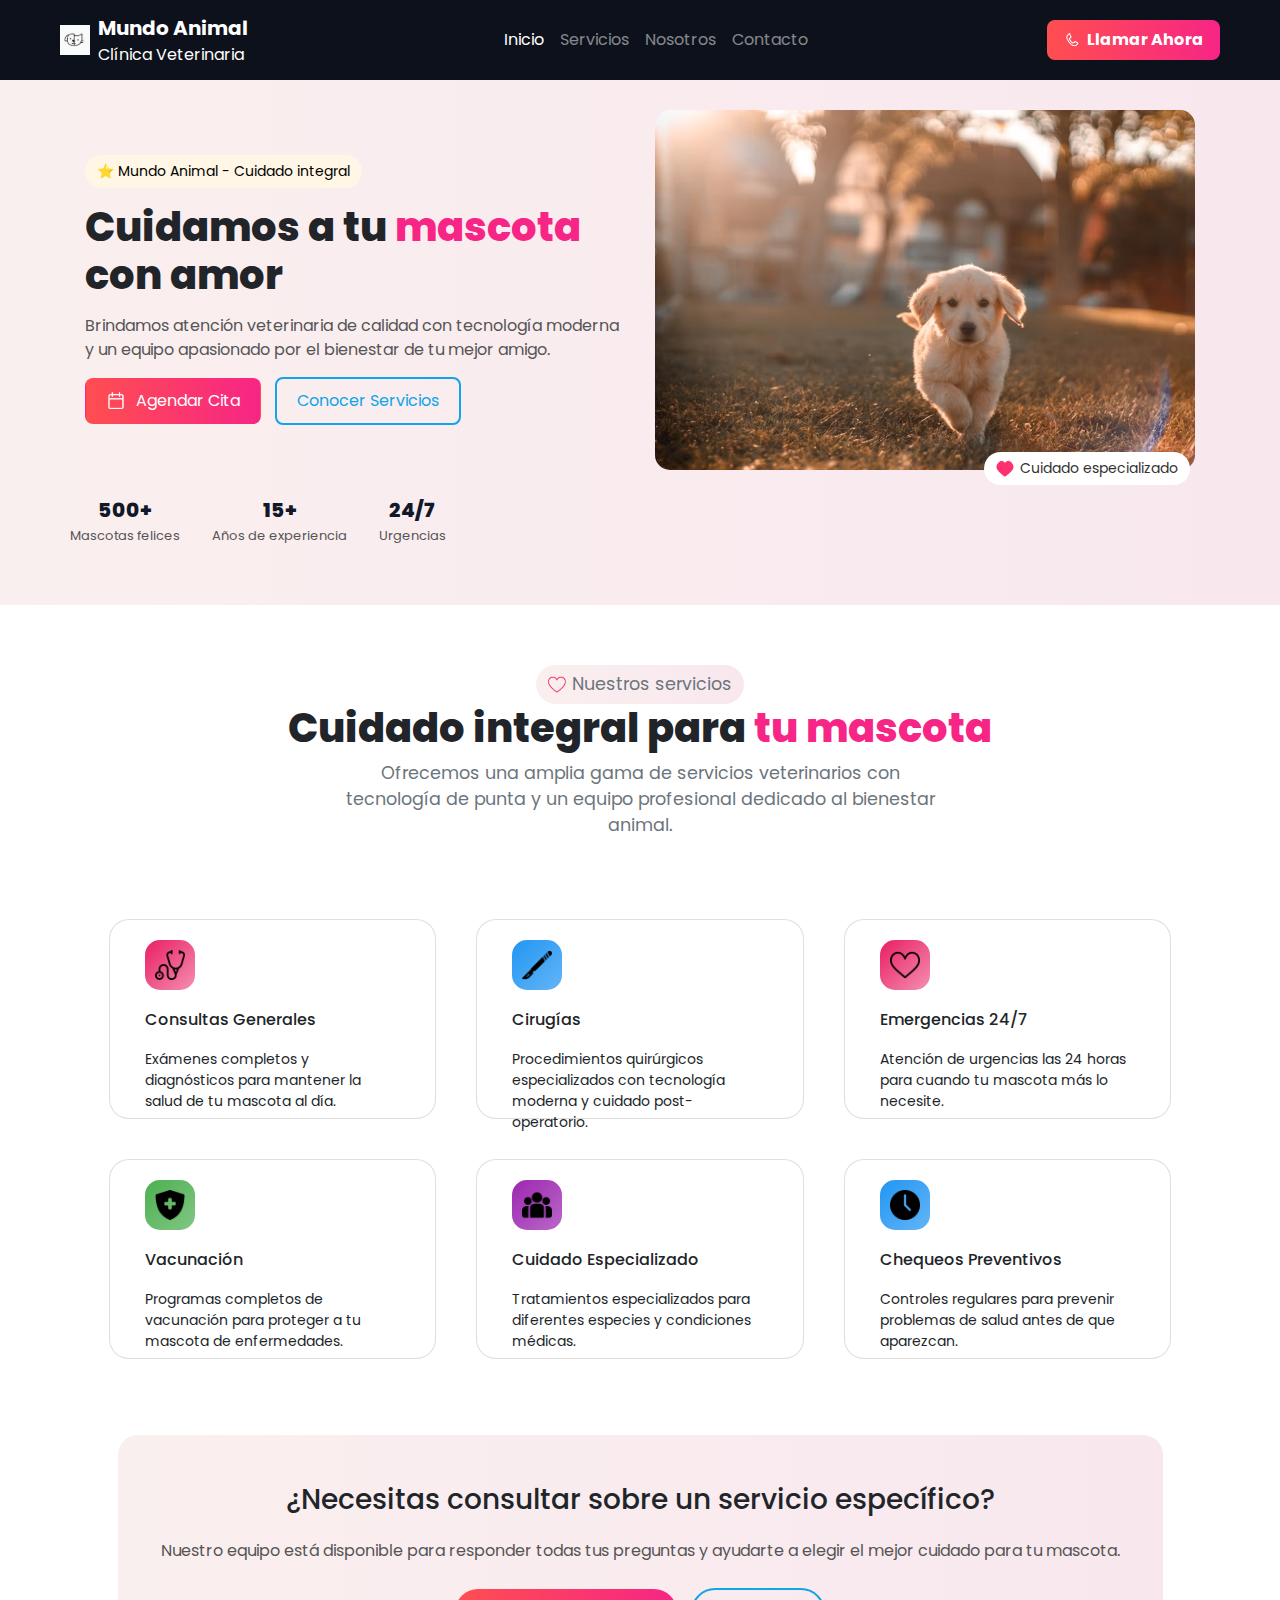
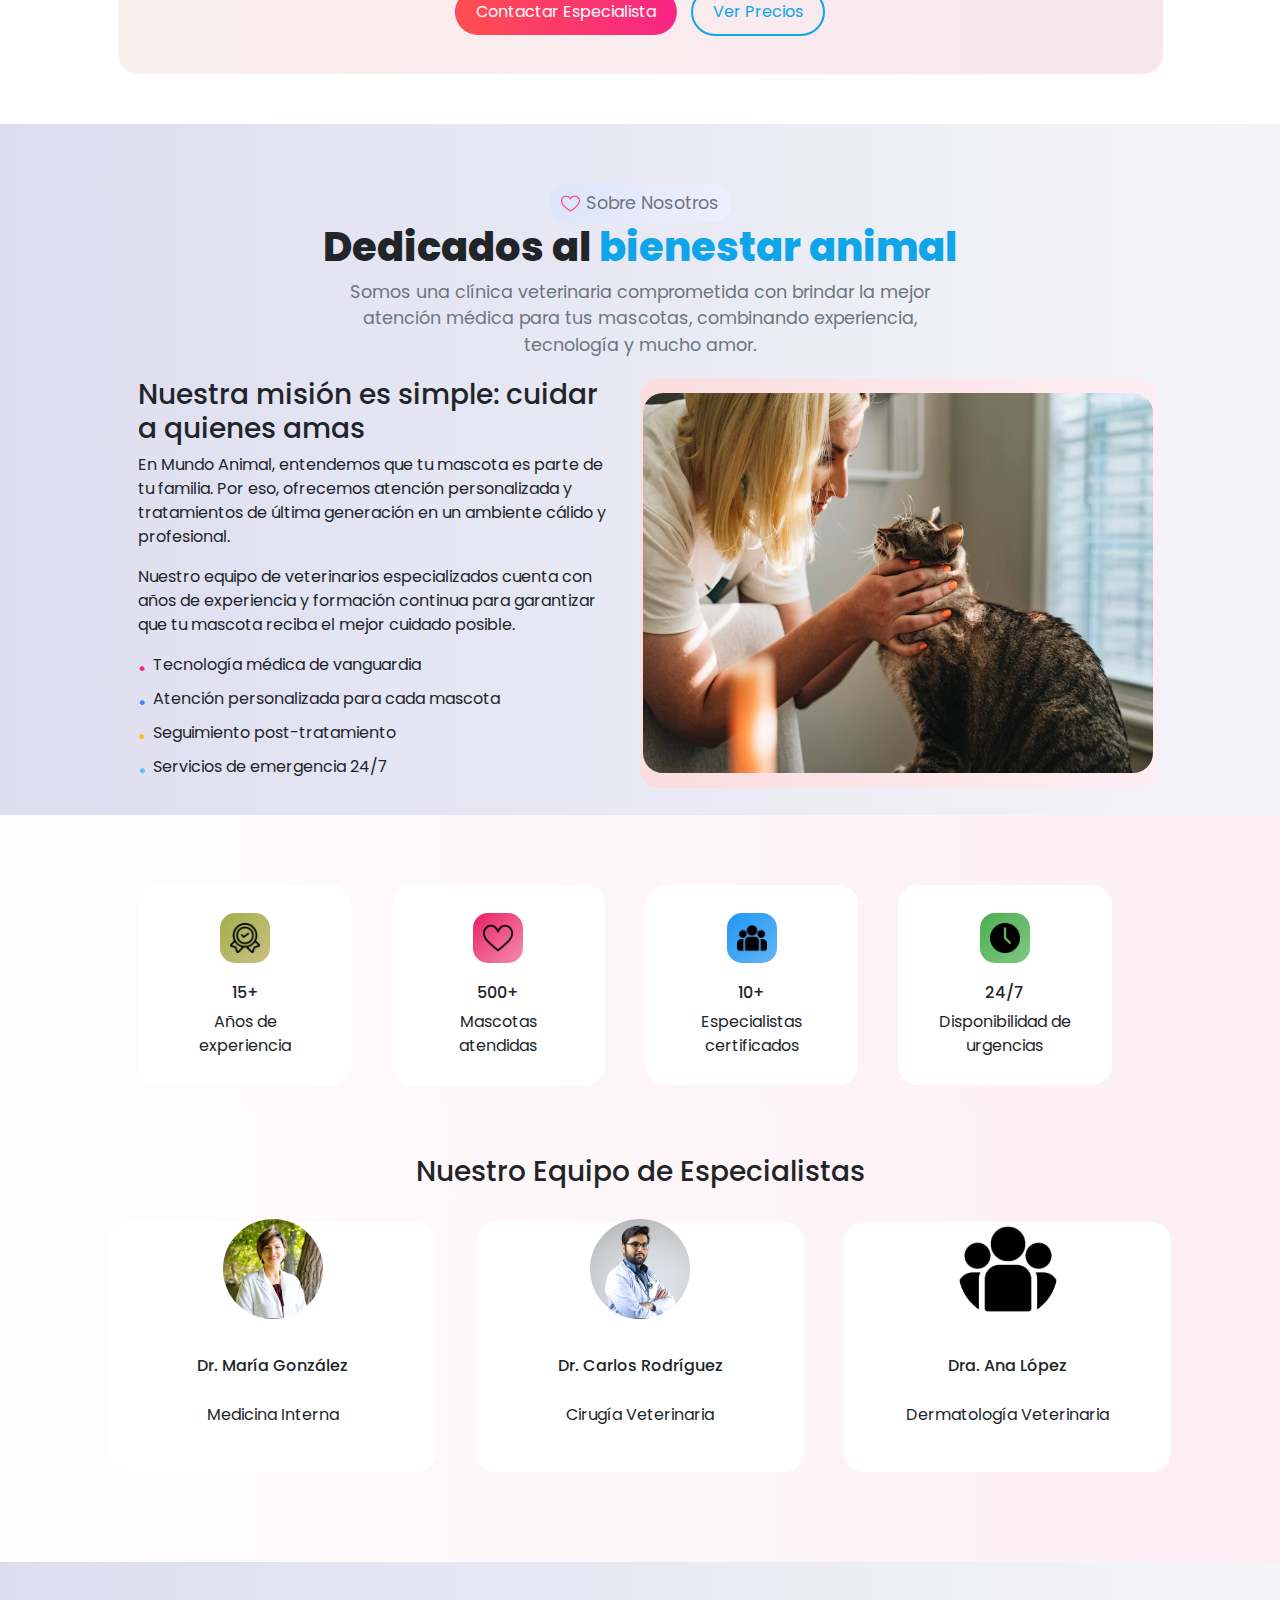
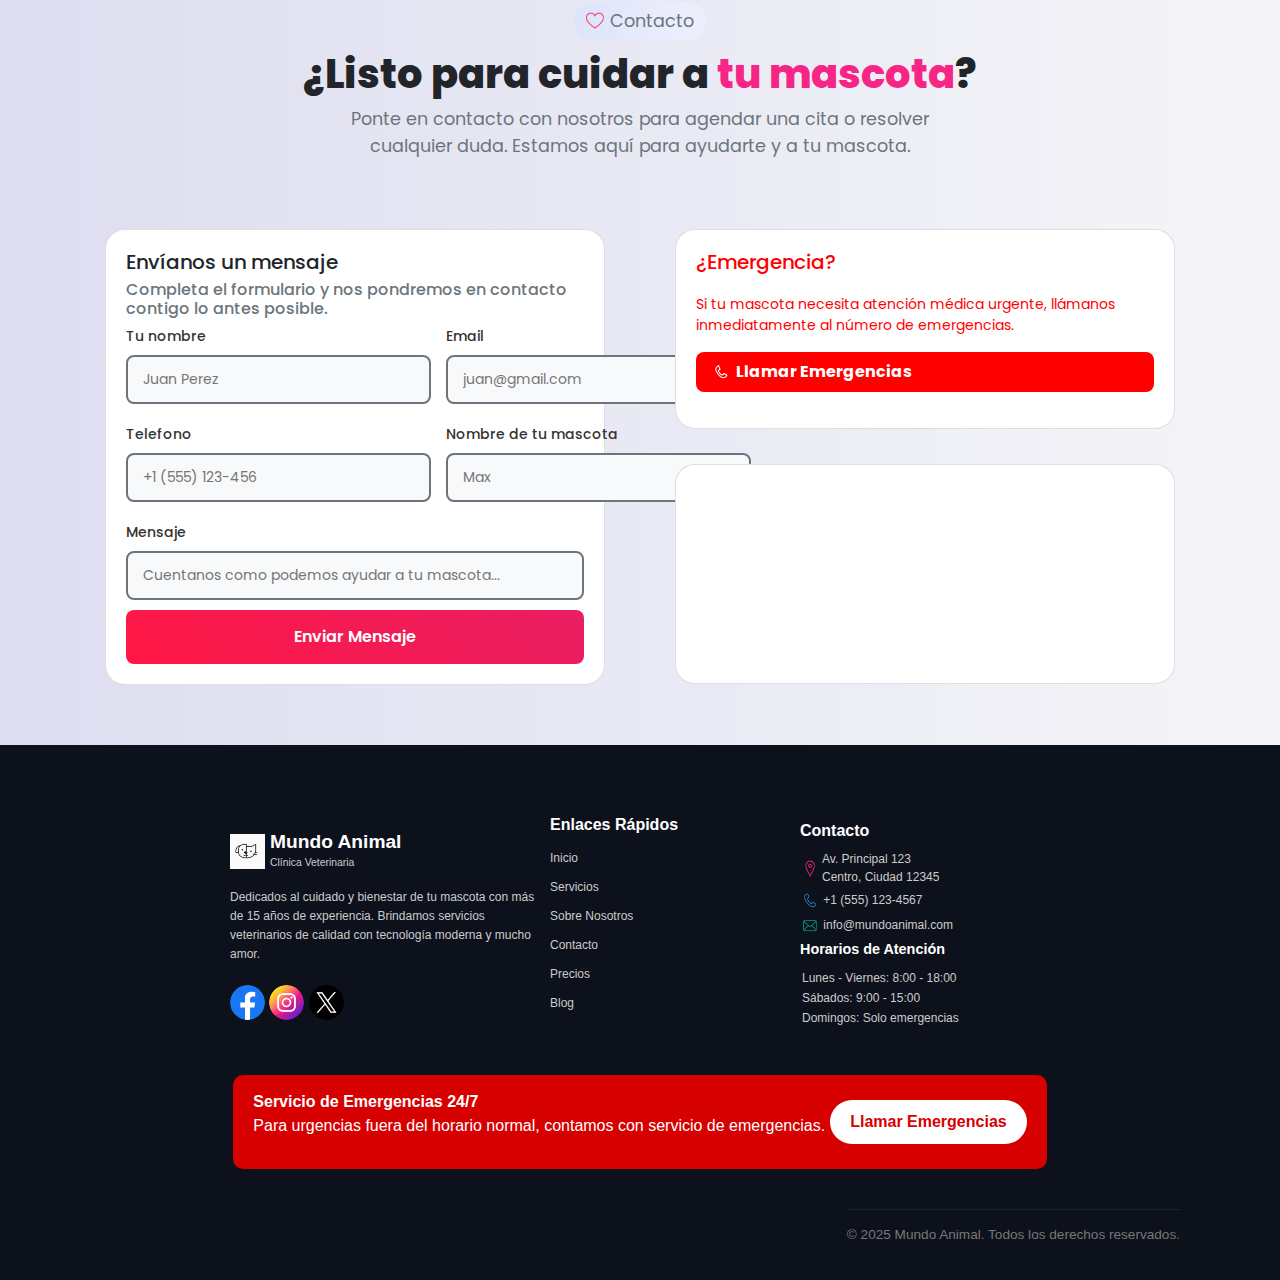
<file: HTML/index.html>
<!DOCTYPE html>
<html lang="en">
<head>
    <meta charset="UTF-8">
    <meta name="viewport" content="width=device-width, initial-scale=1.0">
    <title>Document</title>
    <link rel="stylesheet" href="https://cdn.jsdelivr.net/npm/bootstrap@4.0.0/dist/css/bootstrap.min.css" integrity="sha384-Gn5384xqQ1aoWXA+058RXPxPg6fy4IWvTNh0E263XmFcJlSAwiGgFAW/dAiS6JXm" crossorigin="anonymous">
    <link rel="stylesheet" href="../CSS/Styles.css">
    <link href="https://fonts.googleapis.com/css2?family=Poppins:wght@300;400;600;700;800&display=swap" rel="stylesheet">

</head>
<body>
    <header>
        <nav class="navbar fixed-top navbar-expand-lg navbar-dark bg-dark personalizado">
        <a class="navbar-brand d-flex align-items-center" href="#">
            <img src="../IMG/Logo.jpg" width="30" height="30" class="d-inline-block align-top mr-2 logo-principal" alt="">
            <div class="d-flex flex-column lh-1">
                <span class="font-weight-bold">Mundo Animal</span>
                <small class="">Clínica Veterinaria</small>
            </div>
        </a>

        <button class="navbar-toggler" type="button" data-toggle="collapse" data-target="#navbarNav" 
                aria-controls="navbarNav" aria-expanded="false" aria-label="Toggle navigation">
            <span class="navbar-toggler-icon"></span>
        </button>

        <div class="collapse navbar-collapse" id="navbarNav">
            <ul class="navbar-nav mx-auto">
                <li class="nav-item active">
                    <a class="nav-link" href="#inicio">Inicio</a>
                </li>
                <li class="nav-item">
                    <a class="nav-link" href="#servicios">Servicios</a>
                </li>
                <li class="nav-item">
                    <a class="nav-link" href="#nosotros">Nosotros</a>
                </li>
                <li class="nav-item">
                    <a class="nav-link" href="#contacto">Contacto</a>
                </li>
            </ul>
            <a class="btn btn-llamar d-flex align-items-center">
                <img src="../IMG/Telefono.png" width="30" height="30" alt="Logo Telefono"> Llamar Ahora
            </a>
        </div>
    </nav>
    </header>
    <main>
        <section class="principal">
            <div class="container">
                <div class="row align-items-center">
                
             
                <div class="col-md-6 texto-principal" id="inicio">
                    <span class="placa">
                    ⭐ Mundo Animal - Cuidado integral
                    </span>
                    <h1>
                    Cuidamos a tu <span class="resaltar">mascota</span> con amor
                    </h1>
                    <p>
                    Brindamos atención veterinaria de calidad con tecnología moderna y un equipo apasionado por el bienestar de tu mejor amigo.
                    </p>
                    <div class="botones">
                    <a href="#" class="btn agendar">
                        <img src="../IMG/calendario.png" alt="Calendario" class="icono-btn">
                        Agendar Cita
                    </a>
                    <a href="#" class="btn conoce">Conocer Servicios</a>
                    </div>
                </div>

               
                <div class="col-md-6 imagen-principal">
                    <img src="../IMG/perrito-hero.avif" alt="Perrito feliz">
                    <div class="cuidado d-flex align-items-center"><img src="../IMG/corazon.png" alt="Icono corazon"><p>Cuidado especializado</p></div>
                </div>
                
                 <div class="stats d-flex">
                    <div class="stat text-center">
                    <h3>500+</h3>
                    <p>Mascotas felices</p>
                    </div>
                    <div class="stat text-center">
                    <h3>15+</h3>
                    <p>Años de experiencia</p>
                    </div>
                    <div class="stat text-center">
                    <h3>24/7</h3>
                    <p>Urgencias</p>
                    </div>
                </div>
                </div>
            </div>
        </section>
        <section class="servicios completo d-flex flex-column align-items-center">
            <div class="cabezal d-flex flex-column justify-content-center align-items-center texto-principal">
                <div class="nuestros-servicios d-flex align-items-center" id="servicios"><img src="../IMG/corazonhueco.png" alt="Icono corazon hueco"><p>Nuestros servicios</p></div>
                <h1>Cuidado integral para <span class="resaltar">tu mascota</span></h1>
                <p>Ofrecemos una amplia gama de servicios veterinarios con tecnología de punta y un equipo profesional dedicado al bienestar animal.</p>
            </div>
            <div class="servicio d-flex align-items-center row justify-content-center">
                <div class="card col-lg-3 col-md-5" style="width: 18rem;">
                    <div class="card-body">
                        <div class="iconos icon-pink d-flex align-items-center justify-content-center"><img src="../IMG/estetoscopio (1).png" alt="Icono"></div>
                        <h6 class="card-title mb-2">Consultas Generales</h6>
                        <p class="card-text">Exámenes completos y diagnósticos para mantener la salud de tu mascota al día.</p>
                    </div>
                </div>
                <div class="card col-lg-3 col-md-5" style="width: 18rem;">
                    <div class="card-body">
                        <div class="iconos icon-blue d-flex align-items-center justify-content-center"><img src="../IMG/bisturi.png" alt="Icono"></div>
                        <h6 class="card-title mb-2">Cirugías</h6>
                        <p class="card-text">Procedimientos quirúrgicos especializados con tecnología moderna y cuidado post-operatorio.</p>
                    </div>
                </div>
                <div class="card col-lg-3 col-md-5" style="width: 18rem;">
                    <div class="card-body">
                        <div class="iconos icon-pink d-flex align-items-center justify-content-center"><img src="../IMG/me-gusta.png" alt="Icono"></div>
                        <h6 class="card-title mb-2">Emergencias 24/7</h6>
                        <p class="card-text">Atención de urgencias las 24 horas para cuando tu mascota más lo necesite.</p>
                    </div>
                </div>
                <div class="card col-lg-3 col-md-5" style="width: 18rem;">
                    <div class="card-body">
                        <div class="iconos icon-green d-flex align-items-center justify-content-center"><img src="../IMG/escudo-con-simbolo-de-hospital.png" alt="Icono"></div>
                        <h6 class="card-title mb-2">Vacunación</h6>
                        <p class="card-text">Programas completos de vacunación para proteger a tu mascota de enfermedades.</p>
                    </div>
                </div>
                <div class="card col-lg-3 col-md-5" style="width: 18rem;">
                    <div class="card-body">
                        <div class="iconos icon-purple d-flex align-items-center justify-content-center"><img src="../IMG/grupo.png" alt="Icono"></div>
                        <h6 class="card-title mb-2">Cuidado Especializado</h6>
                        <p class="card-text">Tratamientos especializados para diferentes especies y condiciones médicas.</p>
                    </div>
                </div>
                <div class="card col-lg-3 col-md-5" style="width: 18rem;">
                    <div class="card-body">
                        <div class="iconos icon-blue d-flex align-items-center justify-content-center"><img src="../IMG/reloj.png" alt="Icono"></div>
                        <h6 class="card-title mb-2">Chequeos Preventivos</h6>
                        <p class="card-text">Controles regulares para prevenir problemas de salud antes de que aparezcan.</p>
                    </div>
                </div>
            </div>
            <div class="consultar texto-principal d-flex flex-column align-items-center">
                <h3>¿Necesitas consultar sobre un servicio específico?</h3>
                <p>Nuestro equipo está disponible para responder todas tus preguntas y ayudarte a elegir el mejor cuidado para tu mascota.</p>
                <div class="botones">
                    <a href="#" class="btn contactar">Contactar Especialista</a>
                    <a href="#" class="btn precios">Ver Precios</a>
                </div>
            </div>
        </section>
        <section class="sobre-nosotros">
            <div class="cabeza-nosotros d-flex flex-column justify-content-center align-items-center texto-principal">
                <div class="nosotros d-flex align-items-center" id="nosotros"><img src="../IMG/corazonhueco.png" alt="Icono corazon hueco"><p>Sobre Nosotros</p></div>
                <h1>Dedicados al <span class="resaltado">bienestar animal</span></h1>
                <p>Somos una clínica veterinaria comprometida con brindar la mejor atención médica para tus mascotas, combinando experiencia, tecnología y mucho amor.</p>
            </div>
            <div class="mision d-flex justify-content-center">
                <div class="mision-texto col-lg-5 col-md-7 ">
                    <h3>Nuestra misión es simple: cuidar a quienes amas</h3>
                    <p>En Mundo Animal, entendemos que tu mascota es parte de tu familia. Por eso, ofrecemos atención personalizada y tratamientos de última generación en un ambiente cálido y profesional.</p>
                    <p>Nuestro equipo de veterinarios especializados cuenta con años de experiencia y formación continua para garantizar que tu mascota reciba el mejor cuidado posible.</p>
                    <ul>
                        <li>Tecnología médica de vanguardia</li>
                        <li>Atención personalizada para cada mascota</li>
                        <li>Seguimiento post-tratamiento</li>
                        <li>Servicios de emergencia 24/7</li>
                    </ul>
                </div>
                <div class="imagen d-flex align-items-center justify-content-center col-lg-5 col-md-7 ">
                        <img src="../IMG/gato.avif" alt="">
                </div>
            </div>
            <div class="datos completo d-flex row justify-content-center">
                <div class="card col-lg-2 col-md-5" style="width: 18rem;">
                    <div class="card-body d-flex flex-column align-items-center justify-content-center">
                        <div class="iconos icon-yellow d-flex align-items-center justify-content-center"><img src="../IMG/de-confianza.png" alt="Icono"></div>
                        <h6 class="card-title acomodo mb-2">15+</h6>
                        <p class="acomodo">Años de experiencia</p>
                    </div>
                </div>
                <div class="card col-lg-2 col-md-5" style="width: 18rem;">
                    <div class="card-body d-flex flex-column align-items-center justify-content-center">
                        <div class="iconos icon-pink d-flex align-items-center justify-content-center"><img src="../IMG/me-gusta.png" alt="Icono"></div>
                        <h6 class="card-title acomodo mb-2">500+</h6>
                        <p class="acomodo">Mascotas atendidas</p>
                    </div>
                </div>
                <div class="card col-lg-2 col-md-5" style="width: 18rem;">
                    <div class="card-body d-flex flex-column align-items-center justify-content-center">
                        <div class="iconos icon-blue d-flex align-items-center justify-content-center"><img src="../IMG/grupo.png" alt="Icono"></div>
                        <h6 class="card-title acomodo mb-2">10+</h6>
                        <p class="acomodo">Especialistas certificados</p>
                    </div>
                </div>
                <div class="card col-lg-2 col-md-5" style="width: 18rem;">
                    <div class="card-body d-flex flex-column align-items-center justify-content-center">
                        <div class="iconos icon-green d-flex align-items-center justify-content-center"><img src="../IMG/reloj.png" alt="Icono"></div>
                        <h6 class="card-title acomodo mb-2">24/7</h6>
                        <p class="acomodo">Disponibilidad de urgencias</p>
                    </div>
                </div>
            </div>
            <div class="especialista d-flex flex-column align-items-center">
                <h3>Nuestro Equipo de Especialistas</h3>
                <div class="especialistas d-flex row justify-content-center">
                    <div class="card col-lg-3 col-md-5" style="width: 18rem;">
                        <div class="card-body d-flex flex-column align-items-center justify-content-center">
                            <div class="iconos d-flex align-items-center justify-content-center"><img src="../IMG/Maria.jpg" alt="Icono"></div>
                            <h6 class="card-title acomodo mb-2">Dr. María González</h6>
                            <p class="acomodo">Medicina Interna</p>
                        </div>
                    </div>
                    <div class="card col-lg-3 col-md-5" style="width: 18rem;">
                        <div class="card-body d-flex flex-column align-items-center justify-content-center">
                            <div class="iconos d-flex align-items-center justify-content-center"><img src="../IMG/Carlos.jpg" alt="Icono"></div>
                            <h6 class="card-title acomodo mb-2">Dr. Carlos Rodríguez</h6>
                            <p class="acomodo">Cirugía Veterinaria</p>
                        </div>
                    </div>
                    <div class="card col-lg-3 col-md-5" style="width: 18rem;">
                        <div class="card-body d-flex flex-column align-items-center justify-content-center">
                            <div class="iconos d-flex align-items-center justify-content-center"><img src="../IMG/grupo.png" alt="Icono"></div>
                            <h6 class="card-title acomodo mb-2">Dra. Ana López</h6>
                            <p class="acomodo">Dermatología Veterinaria</p>
                        </div>
                    </div>
                </div>
            </div>
        </section>
        <section class="contactanos d-flex flex-column align-items-center">
            <div class="cabeza-contacto d-flex flex-column justify-content-center align-items-center texto-principal">
                <div class="contacto d-flex align-items-center" id="contacto"><img src="../IMG/corazonhueco.png" alt="Icono corazon hueco"><p>Contacto</p></div>
                <h1>¿Listo para cuidar a <span class="resaltar">tu mascota</span>?</h1>
                <p> Ponte en contacto con nosotros para agendar una cita o resolver cualquier duda. Estamos aquí para ayudarte y a tu mascota.</p>
            </div>
            <div class="d-flex row">
                <div class="formulario col-lg-6">
                    <div class="card" style="width: 18rem;">
                        <div class="card-body">
                            <h5 class="card-title">Envíanos un mensaje</h5>
                            <h6 class="card-subtitle mb-2 text-muted">Completa el formulario y nos pondremos en contacto contigo lo antes posible.</h6>
                            <form class="d-flex flex-column">
                                <div class="d-flex align-items-center form">
                                    <div class="d-flex flex-column grupo">
                                        <label for="nombre">Tu nombre</label>
                                        <input type="text" name="nombre" id="nombre" placeholder="Juan Perez">
                                    </div>
                                    <div class="d-flex flex-column grupo">
                                        <label for="correo">Email</label>
                                        <input type="email" name="correo" id="correo" placeholder="juan@gmail.com">
                                    </div>
                                </div>
                                <div class="d-flex align-items-center form">
                                    <div class="d-flex flex-column grupo">
                                        <label for="telefono">Telefono</label>
                                        <input type="text" name="telefono" id="telefono" placeholder="+1 (555) 123-456">
                                    </div>
                                    <div class="d-flex flex-column grupo">
                                        <label for="mascota">Nombre de tu mascota</label>
                                        <input type="text" name="mascota" id="mascota" placeholder="Max">
                                    </div>
                                </div>
                                <div>
                                    <div class="d-flex flex-column grupo completo">
                                        <label for="comentarios">Mensaje</label>
                                        <input type="text" name="comentarios" id="comentarios" placeholder="Cuentanos como podemos ayudar a tu mascota...">
                                    </div>
                                </div>
                                <a type="submit" class="submit-btn d-flex align-items-center justify-content-center">Enviar Mensaje</a>
                            </form>
                        </div>
                    </div>
                </div>
                <div class=" d-flex flex-column align-items-center col-lg-6 info">
                        <div class="card" style="width: 18rem;">
                            <div class="card-body">
                                <h5 class="card-title">¿Emergencia?</h5>
                                <p class="card-text">Si tu mascota necesita atención médica urgente, llámanos inmediatamente al número de emergencias.</p>
                                <a class="btn btn-emergencia d-flex align-items-center">
                                <img src="../IMG/Telefono.png" width="30" height="30" alt="Logo Telefono"> Llamar Emergencias
                                </a>
                            </div>
                        </div>
                        <div class="card map" style="width: 18rem;">
                            <div class="card-body">
                                <iframe src="https://www.google.com/maps/embed?pb=!1m28!1m12!1m3!1d63627.73778317076!2d-74.11742503691725!3d4.641537505235615!2m3!1f0!2f0!3f0!3m2!1i1024!2i768!4f13.1!4m13!3e6!4m5!1s0x8e3f9a3359dc0763%3A0x297dbd43b824f560!2sGalerias%20Plaza%2C%20Carrera%2027%2C%20Bogot%C3%A1!3m2!1d4.6415387!2d-74.0762249!4m5!1s0x8e3f9a3359dc0763%3A0x297dbd43b824f560!2sGalerias%20Plaza%2C%20Carrera%2027%2C%20Bogot%C3%A1!3m2!1d4.6415387!2d-74.0762249!5e0!3m2!1ses-419!2sco!4v1755127027325!5m2!1ses-419!2sco" width="460" height="180" style="border:0;" allowfullscreen="" loading="lazy" referrerpolicy="no-referrer-when-downgrade"></iframe>
                            </div>
                        </div>
                    </div>
                </div>
            </div>
        </section>
    </main>
    <footer class="d-flex align-items-center justify-content-center">
            <div class="completo contenido d-flex justify-content-center">
                <div class="d-flex align-items-center justify-content-center">
                    <div class="seccion info-principal d-flex flex-column align-items-start">
                    <div class="logo d-flex align-items-center justify-content-center">
                        <img src="../IMG/Logo.jpg" alt="Logo">
                        <div class="logo-text">
                            <h3>Mundo Animal</h3>
                            <p>Clínica Veterinaria</p>
                        </div>
                    </div>
                    <p class="descripcion">
                        Dedicados al cuidado y bienestar de tu mascota con más de 15 años de experiencia. Brindamos servicios veterinarios de calidad con tecnología moderna y mucho amor.
                    </p>
                    <div class="social">
                        <a href="#" class="social-link facebook">
                            <img src="../IMG/facebook.png" alt="logo facebook">
                        </a>
                        <a href="#" class="social-link instagram">
                            <img src="../IMG/instagram.png" alt="logo instagram">
                        </a>
                        <a href="#" class="social-link twitter">
                            <img src="../IMG/twitter.png" alt="logo x">
                        </a>
                    </div>
                </div>
                
                <div class="seccion d-flex flex-column">
                    <h3>Enlaces Rápidos</h3>
                    <ul>
                        <li><a href="#">Inicio</a></li>
                        <li><a href="#">Servicios</a></li>
                        <li><a href="#">Sobre Nosotros</a></li>
                        <li><a href="#">Contacto</a></li>
                        <li><a href="#">Precios</a></li>
                        <li><a href="#">Blog</a></li>
                    </ul>
                </div>
                
                <div class="seccion">
                    <h3>Contacto</h3>
                    <div class="info-contacto">
                        <div class="item d-flex align-items-center">
                            <img class="icono" src="../IMG/ubicacion.png" alt="logo ubicacion">
                            <div>
                                Av. Principal 123<br>
                                Centro, Ciudad 12345
                            </div>
                        </div>
                        <div class="item">
                            <img class="icono" src="../IMG/telefono-azul.png" alt="logo telefono">
                            <a href="">+1 (555) 123-4567</a>
                        </div>
                        <div class="item">
                            <img class="icono" src="../IMG/correo-verde.png" alt="logo correo">
                            <a href="mailto:info@mundoanimal.com">info@mundoanimal.com</a>
                        </div>
                        
                        <h3 class="horarios">Horarios de Atención</h3>
                        <p class="horas">Lunes - Viernes: 8:00 - 18:00</p>
                        <p class="horas">Sábados: 9:00 - 15:00</p>
                        <p class="horas">Domingos: Solo emergencias</p>
                    </div>
                </div>
                </div>
                <div class="d-flex completo flex-column align-items-center justify-content-center">
                    <div class="emergencia d-flex align-items-center">
                    <p><strong>Servicio de Emergencias 24/7</strong><br>Para urgencias fuera del horario normal, contamos con servicio de emergencias.</p>
                    <a href="#" class="btn-emergencia-footer">Llamar Emergencias</a>
                    </div>
                </div>
                <hr>
                <div class="footer-bottom">
                    © 2025 Mundo Animal. Todos los derechos reservados.
                </div>
            </div>
    </footer>
</body>
</html>
</file>
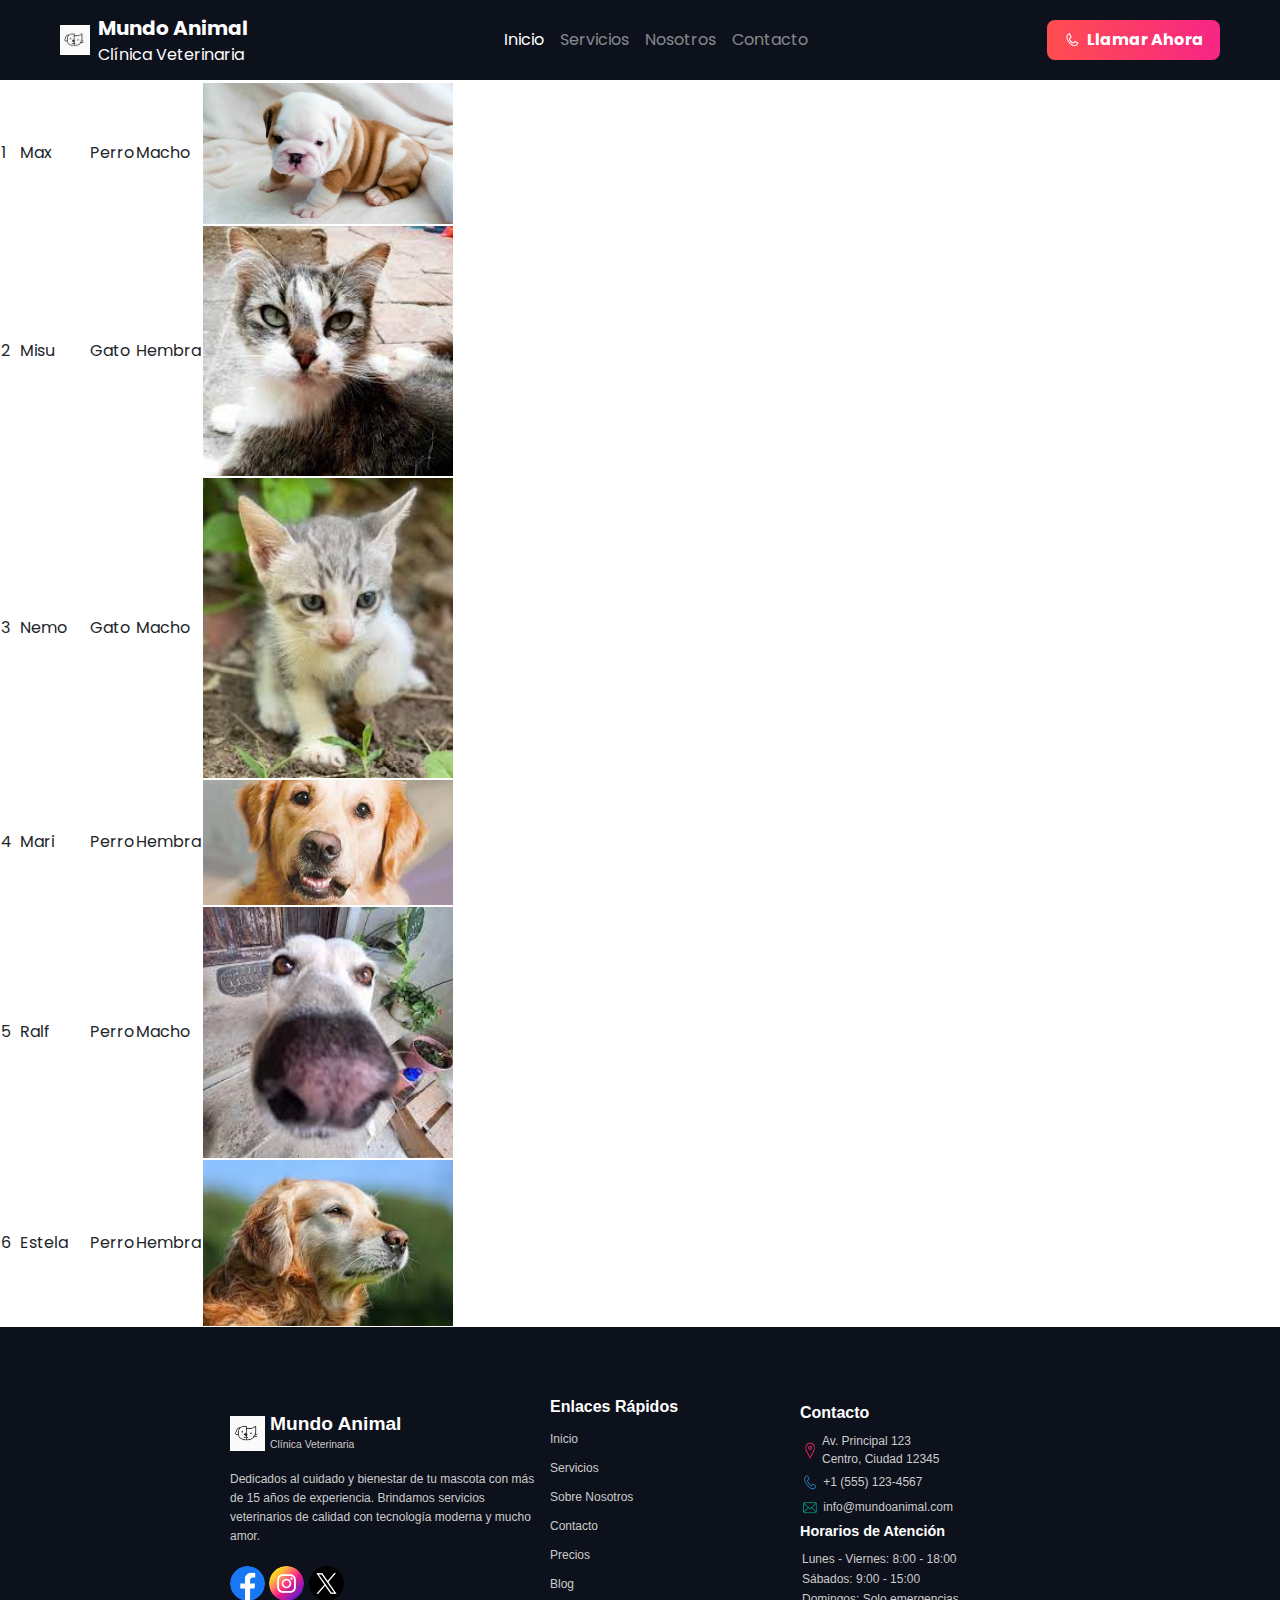
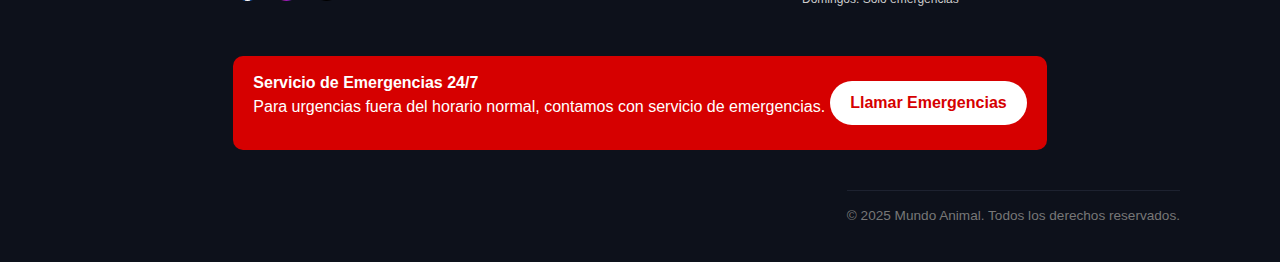
<file: HTML/tabla_animales.html>
<!DOCTYPE html>
<html lang="es">
<head>
  <meta charset="UTF-8">
  <title>Mundo Animal</title>

  <link rel="stylesheet" href="https://cdn.jsdelivr.net/npm/bootstrap@4.0.0/dist/css/bootstrap.min.css"
    integrity="sha384-Gn5384xqQ1aoWXA+058RXPxPg6fy4IWvTNh0E263XmFcJlSAwiGgFAW/dAiS6JXm" crossorigin="anonymous">
  <link href="https://fonts.googleapis.com/css2?family=Poppins:wght@300;400;600;700;800&display=swap" rel="stylesheet">
  <link rel="stylesheet" href="../CSS/Styles.css">
</head>

<body>
  <main id="main_tabla">
      <header>
        <nav class="navbar fixed-top navbar-expand-lg navbar-dark bg-dark personalizado">
        <a class="navbar-brand d-flex align-items-center" href="#">
            <img src="../IMG/Logo.jpg" width="30" height="30" class="d-inline-block align-top mr-2 logo-principal" alt="">
            <div class="d-flex flex-column lh-1">
                <span class="font-weight-bold">Mundo Animal</span>
                <small class="">Clínica Veterinaria</small>
            </div>
        </a>

        <button class="navbar-toggler" type="button" data-toggle="collapse" data-target="#navbarNav" 
                aria-controls="navbarNav" aria-expanded="false" aria-label="Toggle navigation">
            <span class="navbar-toggler-icon"></span>
        </button>

        <div class="collapse navbar-collapse" id="navbarNav">
            <ul class="navbar-nav mx-auto">
                <li class="nav-item active">
                    <a class="nav-link" href="#inicio">Inicio</a>
                </li>
                <li class="nav-item">
                    <a class="nav-link" href="#servicios">Servicios</a>
                </li>
                <li class="nav-item">
                    <a class="nav-link" href="#nosotros">Nosotros</a>
                </li>
                <li class="nav-item">
                    <a class="nav-link" href="#contacto">Contacto</a>
                </li>
            </ul>
            <a class="btn btn-llamar d-flex align-items-center">
                <img src="../IMG/Telefono.png" width="50" height="50" alt="Logo Telefono"> Llamar Ahora
            </a>
        </div>
    </nav>
    </header>

  <h1>Lista de Animales</h1>
    
  <table id="animales_tabla">
    <thead>
      <tr>
        <th>ID</th>
        <th>Nombre</th>
        <th>Tipo</th>
        <th>Sexo</th>
        <th>Foto</th>
      </tr>
    </thead>

    <tbody>
    
    </tbody>
  </table>
</main>

      <footer class="d-flex align-items-center justify-content-center">
            <div class="completo contenido d-flex justify-content-center">
                <div class="d-flex align-items-center justify-content-center">
                    <div class="seccion info-principal d-flex flex-column align-items-start">
                    <div class="logo d-flex align-items-center justify-content-center">
                        <img src="../IMG/Logo.jpg" alt="Logo">
                        <div class="logo-text">
                            <h3>Mundo Animal</h3>
                            <p>Clínica Veterinaria</p>
                        </div>
                    </div>
                    <p class="descripcion">
                        Dedicados al cuidado y bienestar de tu mascota con más de 15 años de experiencia. Brindamos servicios veterinarios de calidad con tecnología moderna y mucho amor.
                    </p>
                    <div class="social">
                        <a href="#" class="social-link facebook">
                            <img src="../IMG/facebook.png" alt="logo facebook">
                        </a>
                        <a href="#" class="social-link instagram">
                            <img src="../IMG/instagram.png" alt="logo instagram">
                        </a>
                        <a href="#" class="social-link twitter">
                            <img src="../IMG/twitter.png" alt="logo x">
                        </a>
                    </div>
                </div>
                
                <div class="seccion d-flex flex-column">
                    <h3>Enlaces Rápidos</h3>
                    <ul>
                        <li><a href="#">Inicio</a></li>
                        <li><a href="#">Servicios</a></li>
                        <li><a href="#">Sobre Nosotros</a></li>
                        <li><a href="#">Contacto</a></li>
                        <li><a href="#">Precios</a></li>
                        <li><a href="#">Blog</a></li>
                    </ul>
                </div>
                
                <div class="seccion">
                    <h3>Contacto</h3>
                    <div class="info-contacto">
                        <div class="item d-flex align-items-center">
                            <img class="icono" src="../IMG/ubicacion.png" alt="logo ubicacion">
                            <div>
                                Av. Principal 123<br>
                                Centro, Ciudad 12345
                            </div>
                        </div>
                        <div class="item">
                            <img class="icono" src="../IMG/telefono-azul.png" alt="logo telefono">
                            <a href="">+1 (555) 123-4567</a>
                        </div>
                        <div class="item">
                            <img class="icono" src="../IMG/correo-verde.png" alt="logo correo">
                            <a href="mailto:info@mundoanimal.com">info@mundoanimal.com</a>
                        </div>
                        
                        <h3 class="horarios">Horarios de Atención</h3>
                        <p class="horas">Lunes - Viernes: 8:00 - 18:00</p>
                        <p class="horas">Sábados: 9:00 - 15:00</p>
                        <p class="horas">Domingos: Solo emergencias</p>
                    </div>
                </div>
                </div>
                <div class="d-flex completo flex-column align-items-center justify-content-center">
                    <div class="emergencia d-flex align-items-center">
                    <p><strong>Servicio de Emergencias 24/7</strong><br>Para urgencias fuera del horario normal, contamos con servicio de emergencias.</p>
                    <a href="#" class="btn-emergencia-footer">Llamar Emergencias</a>
                    </div>
                </div>
                <hr>
                <div class="footer-bottom">
                    © 2025 Mundo Animal. Todos los derechos reservados.
                </div>
            </div>
    </footer>

    <script src="script.js"></script>
  </body>
</html>
</file>
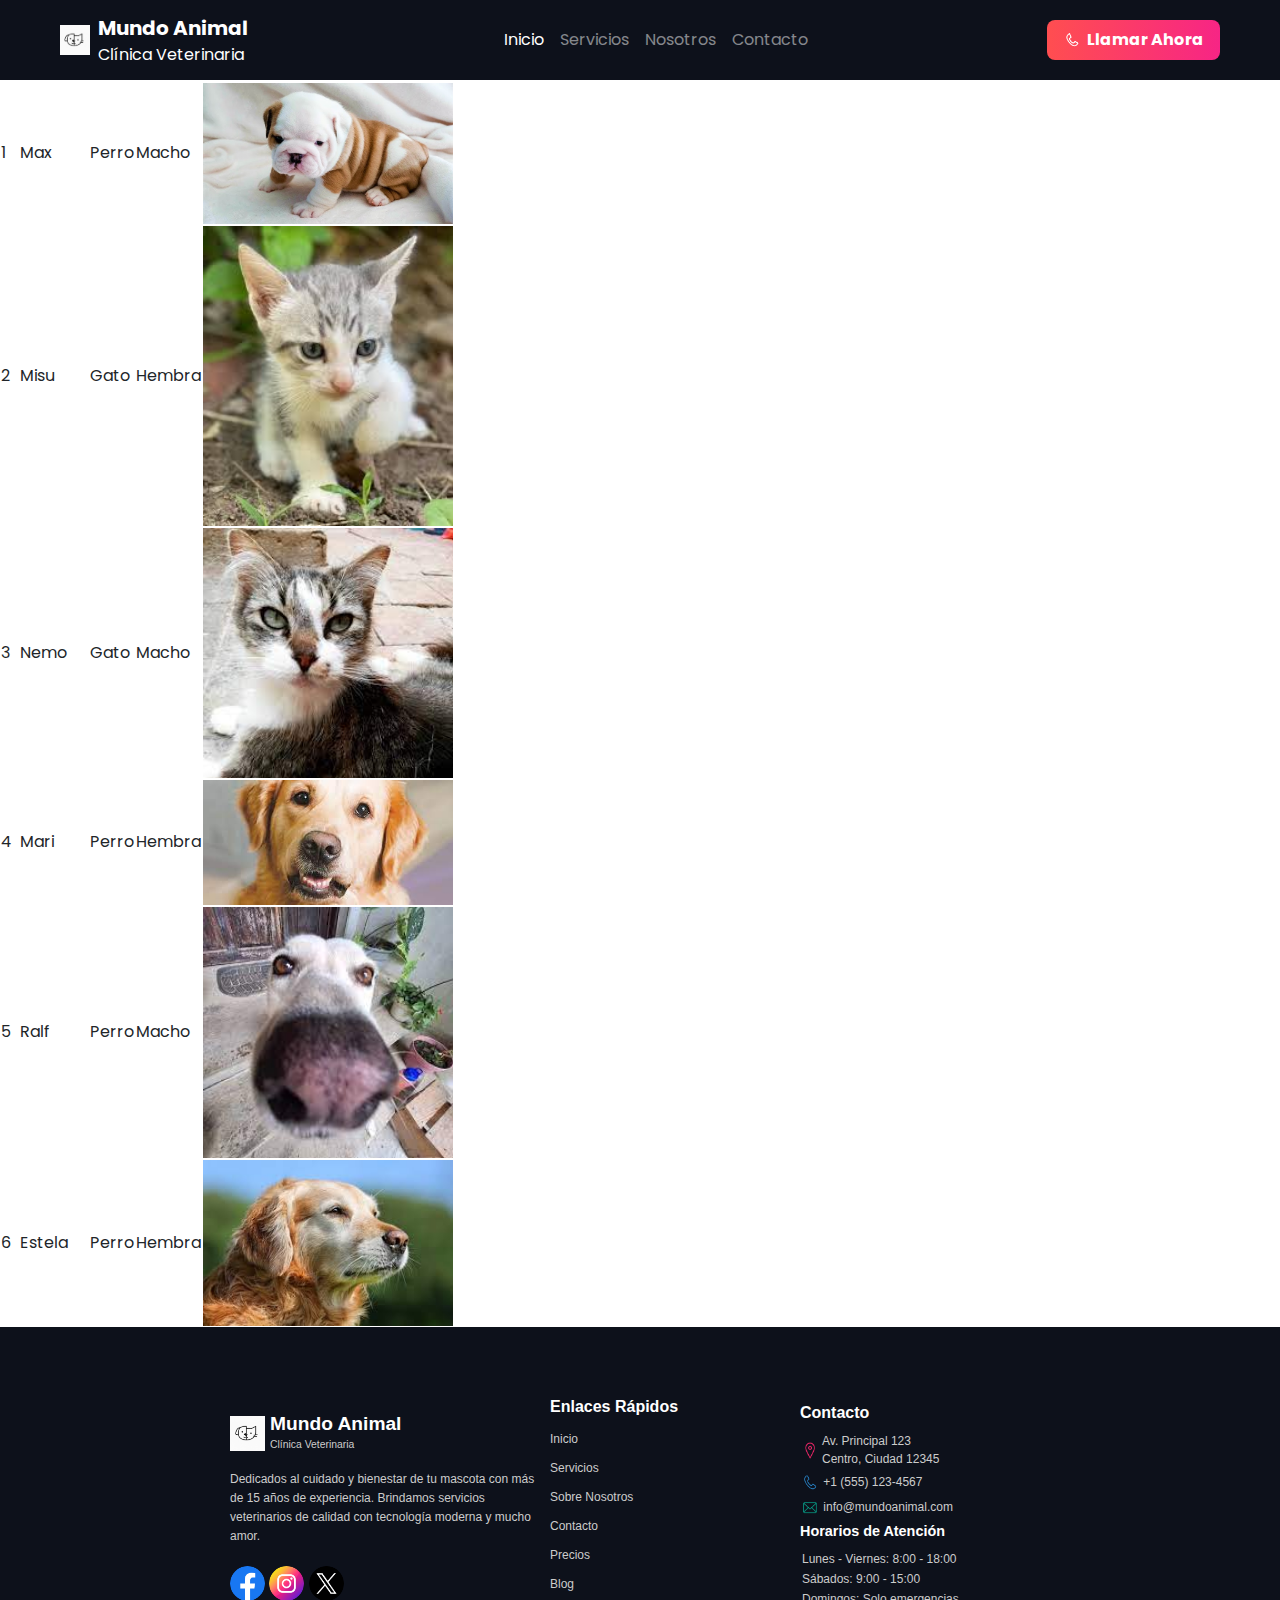
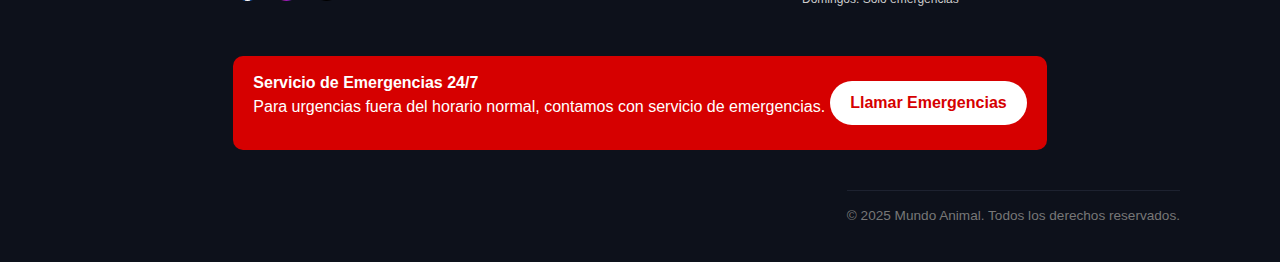
<file: Vista/tabla_animales.html>
<!--VISTA-->

<!DOCTYPE html>
<html lang="es">
<head>
  <meta charset="UTF-8">
  <title>Mundo Animal</title>

  <link rel="stylesheet" href="https://cdn.jsdelivr.net/npm/bootstrap@4.0.0/dist/css/bootstrap.min.css"
    integrity="sha384-Gn5384xqQ1aoWXA+058RXPxPg6fy4IWvTNh0E263XmFcJlSAwiGgFAW/dAiS6JXm" crossorigin="anonymous">
  <link href="https://fonts.googleapis.com/css2?family=Poppins:wght@300;400;600;700;800&display=swap" rel="stylesheet">
  <link rel="stylesheet" href="../CSS/Styles.css">
</head>

<body>
  <main id="main_tabla">
      <header>
        <nav class="navbar fixed-top navbar-expand-lg navbar-dark bg-dark personalizado">
        <a class="navbar-brand d-flex align-items-center" href="#">
            <img src="../IMG/Logo.jpg" width="30" height="30" class="d-inline-block align-top mr-2 logo-principal" alt="">
            <div class="d-flex flex-column lh-1">
                <span class="font-weight-bold">Mundo Animal</span>
                <small class="">Clínica Veterinaria</small>
            </div>
        </a>

        <button class="navbar-toggler" type="button" data-toggle="collapse" data-target="#navbarNav" 
                aria-controls="navbarNav" aria-expanded="false" aria-label="Toggle navigation">
            <span class="navbar-toggler-icon"></span>
        </button>

        <div class="collapse navbar-collapse" id="navbarNav">
            <ul class="navbar-nav mx-auto">
                <li class="nav-item active">
                    <a class="nav-link" href="#inicio">Inicio</a>
                </li>
                <li class="nav-item">
                    <a class="nav-link" href="#servicios">Servicios</a>
                </li>
                <li class="nav-item">
                    <a class="nav-link" href="#nosotros">Nosotros</a>
                </li>
                <li class="nav-item">
                    <a class="nav-link" href="#contacto">Contacto</a>
                </li>
            </ul>
            <a class="btn btn-llamar d-flex align-items-center">
                <img src="../IMG/Telefono.png" width="50" height="50" alt="Logo Telefono"> Llamar Ahora
            </a>
        </div>
    </nav>
    </header>

  <h1>Lista de Animales</h1>
    
  <table id="animales_tabla">
    <thead>
      <tr>
        <th>ID</th>
        <th>Nombre</th>
        <th>Tipo</th>
        <th>Sexo</th>
        <th>Foto</th>
      </tr>
    </thead>

    <tbody>
    
    </tbody>
  </table>
</main>

      <footer class="d-flex align-items-center justify-content-center">
            <div class="completo contenido d-flex justify-content-center">
                <div class="d-flex align-items-center justify-content-center">
                    <div class="seccion info-principal d-flex flex-column align-items-start">
                    <div class="logo d-flex align-items-center justify-content-center">
                        <img src="../IMG/Logo.jpg" alt="Logo">
                        <div class="logo-text">
                            <h3>Mundo Animal</h3>
                            <p>Clínica Veterinaria</p>
                        </div>
                    </div>
                    <p class="descripcion">
                        Dedicados al cuidado y bienestar de tu mascota con más de 15 años de experiencia. Brindamos servicios veterinarios de calidad con tecnología moderna y mucho amor.
                    </p>
                    <div class="social">
                        <a href="#" class="social-link facebook">
                            <img src="../IMG/facebook.png" alt="logo facebook">
                        </a>
                        <a href="#" class="social-link instagram">
                            <img src="../IMG/instagram.png" alt="logo instagram">
                        </a>
                        <a href="#" class="social-link twitter">
                            <img src="../IMG/twitter.png" alt="logo x">
                        </a>
                    </div>
                </div>
                
                <div class="seccion d-flex flex-column">
                    <h3>Enlaces Rápidos</h3>
                    <ul>
                        <li><a href="#">Inicio</a></li>
                        <li><a href="#">Servicios</a></li>
                        <li><a href="#">Sobre Nosotros</a></li>
                        <li><a href="#">Contacto</a></li>
                        <li><a href="#">Precios</a></li>
                        <li><a href="#">Blog</a></li>
                    </ul>
                </div>
                
                <div class="seccion">
                    <h3>Contacto</h3>
                    <div class="info-contacto">
                        <div class="item d-flex align-items-center">
                            <img class="icono" src="../IMG/ubicacion.png" alt="logo ubicacion">
                            <div>
                                Av. Principal 123<br>
                                Centro, Ciudad 12345
                            </div>
                        </div>
                        <div class="item">
                            <img class="icono" src="../IMG/telefono-azul.png" alt="logo telefono">
                            <a href="">+1 (555) 123-4567</a>
                        </div>
                        <div class="item">
                            <img class="icono" src="../IMG/correo-verde.png" alt="logo correo">
                            <a href="mailto:info@mundoanimal.com">info@mundoanimal.com</a>
                        </div>
                        
                        <h3 class="horarios">Horarios de Atención</h3>
                        <p class="horas">Lunes - Viernes: 8:00 - 18:00</p>
                        <p class="horas">Sábados: 9:00 - 15:00</p>
                        <p class="horas">Domingos: Solo emergencias</p>
                    </div>
                </div>
                </div>
                <div class="d-flex completo flex-column align-items-center justify-content-center">
                    <div class="emergencia d-flex align-items-center">
                    <p><strong>Servicio de Emergencias 24/7</strong><br>Para urgencias fuera del horario normal, contamos con servicio de emergencias.</p>
                    <a href="#" class="btn-emergencia-footer">Llamar Emergencias</a>
                    </div>
                </div>
                <hr>
                <div class="footer-bottom">
                    © 2025 Mundo Animal. Todos los derechos reservados.
                </div>
            </div>
    </footer>

    <script type="module" src="../Controlador/controlador.js"></script>

  </body>
</html>
</file>
<file: CSS/Styles.css>
body { 
    font-family: "Poppins", system-ui, -apple-system, "Segoe UI", Roboto, "Helvetica Neue", Arial; 
    margin: 0px; 
}
.btn-llamar {
    background: linear-gradient(90deg, #ff4e50,  #F72585);
    color: white !important;
    font-weight: bold;
    border-radius: 8px;
    padding: 8px 16px;    
    border: none;
    height: 40px;
}
.btn-llamar:hover {
    opacity: 0.9;
    color: white;
}
.btn-llamar img {
    width: 18px;
    height: 18px;
    margin-right: 6px;
}
.navbar {
    padding-left: 60px;
    padding-right: 60px;
}
.navbar-nav .nav-link:hover {
    color: #F72585 !important;
}
.principal {
    margin-top: 50px;
    background: linear-gradient(to right, #faefef, #f8e8ee);
    padding: 60px 0;
}

.placa {
    background: #fff6e5;
    color: #000;
    padding: 6px 12px;
    border-radius: 20px;
    font-size: 14px;
    display: inline-block;
    margin-bottom: 15px;
}

.texto-principal h1 {
    font-weight: 800;
    font-size: 2.5rem;
}

.resaltar {
    color: #F72585;
}
.resaltado {
    color: #0ea5e9;
}

.texto-principal p {
    color: #555555;
    margin: 15px 0;
}

.agendar {
    background: linear-gradient(90deg, #ff4e50,  #F72585);
    color: white;
    padding: 10px 20px;
    border-radius: 8px;
    text-decoration: none;
}
.conoce {
    border: 2px solid #0ea5e9;
    color: #0ea5e9;
    padding: 10px 20px;
    border-radius: 8px;
    margin-left: 10px;
    text-decoration: none;
}
.icono-btn {
    width: 20px;
    height: 20px;
    margin-right: 6px;
    vertical-align: middle;
}

.botones a.btn.conoce:hover{
    color: #000 !important;
}
.botones a.btn.agendar:hover{
    color: white;
    filter: brightness(0.85);
}

.imagen-principal {
    position: relative;
    text-align: center;
}

.imagen-principal img {
    border-radius: 15px;
    max-width: 100%;
}

.disponible {
    position: absolute;
    top: -10px;
    left: 20px;
    background: white;
    padding: 6px 12px;
    border-radius: 20px;
    font-size: 14px;
    color: #333;
}
.disponible p{
    margin-bottom: 0;
}
.disponible img{
    height: 17px;
    margin-right: 6px;
}
.cuidado {
    position: absolute;
    bottom: -15px;
    right: 20px;
    background: white;
    padding: 6px 12px;
    border-radius: 20px;
    font-size: 14px;
    color: #333;
}
.cuidado p{
    margin-bottom: 0;
}
.cuidado img{
    height: 17px;
    margin-right: 6px;
}
.stats { 
    gap:32px; 
    margin-top:28px; 
    align-items:flex-start; 
}
.stat h3 { 
    margin:0; 
    font-size:20px; 
    font-weight:800; 
    color:#111827; 
}
.stat p { 
    margin:4px 0 0; 
    color:#555555; 
    font-size:13px; 
}
.cabezal{
    flex-wrap: wrap;
}
.nuestros-servicios{
    margin-top: 60px;
    background: linear-gradient(to right, #faefef, #f8e8ee);
    padding: 6px 12px;
    border-radius: 20px;
    font-size: 14px;
    color: #333;
}
.nuestros-servicios p{
    margin-bottom: 0;
    margin-top: 0;
}
.nuestros-servicios img{
    height: 17px;
    margin-right: 6px;
}
.cabezal p{
    color: #6c757d;
    font-size: 1.1rem;
    max-width: 600px;
    margin: 0 auto;
    text-align: center;
}
.iconos{
    height: 50px;
    width: 50px;
    border-radius: 15px;
    margin-bottom: 20px;
}
.card{
    width: 500px !important;
    height: 200px;
    border-radius: 20px;
    margin:20px;
    transition: transform 0.3s ease, box-shadow 0.3s ease;
}

.servicio{
    padding-top: 60px;
}
.servicios{
    width: 100%;
}
.icon-pink {
    background: linear-gradient(135deg, #e91e63, #f48fb1);
}
        
.icon-blue {
    background: linear-gradient(135deg, #2196f3, #64b5f6);
}
        
.icon-purple {
    background: linear-gradient(135deg, #9c27b0, #ba68c8);
}
        
.icon-green {
    background: linear-gradient(135deg, #4caf50, #81c784);
}        
.icon-yellow {
    background: linear-gradient(135deg, #a5af4c, #c7c081);
}      
.card-text{
    font-size: 14px;
    margin-top: 20px;
}
.iconos img{
    height: 30px;
}
.card:hover{
    transform: scale(1.05);
    box-shadow: 0 8px 20px rgba(0,0,0,0.3);
}
.consultar{
    margin-top: 56px;
    border-radius: 20px;
    background: linear-gradient(to right, #faefef, #f8e8ee);
    padding: 28px;
}
.consultar h3{
    margin-top: 20px;
}
.consultar p{
    margin-left: 15px;
    margin-right: 15px;
}
.consultar .botones{
    margin-top: 10px;
    margin-bottom: 10px;
}
.contactar {
    background: linear-gradient(90deg, #ff4e50,  #F72585);
    color: white;
    padding: 10px 20px;
    border-radius: 25px;
    text-decoration: none;
}
.precios {
    border: 2px solid #0ea5e9;
    color: #0ea5e9;
    padding: 10px 20px;
    border-radius: 25px;
    margin-left: 10px;
    text-decoration: none;
}
.botones a.btn.precios:hover{
    color: #000 !important;
}
.botones a.btn.contactar:hover{
    color: white;
    filter: brightness(0.85);
}
.sobre-nosotros{
    margin-top: 50px;
    padding-bottom: 20px;
    background: linear-gradient(to right, #fefefe, #fdeef4);
}
.sobre-nosotros .mision, .cabeza-nosotros{
    background:linear-gradient(to right, #ddddf0, #f5f5f8);
}
.sobre-nosotros .datos, .especialista{
    background: linear-gradient(to right, #fefefe, #fdeef4);
}
html {
  scroll-padding-top: 100px;
  margin: 0;
  padding: 0;
  overflow-x: hidden;
}
.nosotros p{
    margin-bottom: 0;
    margin-top: 0;
}
.nosotros img{
    height: 17px;
    margin-right: 6px;
}
.cabeza-nosotros p{
    color: #6c757d;
    font-size: 1.1rem;
    max-width: 600px;
    margin: 0 auto;
    text-align: center;
}
.nosotros{
    margin-top: 60px;
    background: linear-gradient(to right, #dde5fa, #eeeffd);
    padding: 6px 12px;
    border-radius: 20px;
    font-size: 14px;
    color: #333;
}
.mision {
    padding-top: 28px;
    align-items: flex-start;
    padding: 20px;
}

.mision-texto {
    padding-right: 20px; 
}

.imagen img {
    width: 510px;
    height: 380px;
    border-radius: 20px;
}
.mision-texto ul {
  list-style: none;
  padding: 0;
}

.mision-texto ul li {
  position: relative;
  padding-left: 15px;
  margin-bottom: 10px;
}

.mision-texto ul li::before {
  content: '•';
  position: absolute;
  left: 0;
  font-size: 20px;
}
.mision-texto ul li:nth-child(1)::before { 
    color: #F72585; 
}
.mision-texto ul li:nth-child(2)::before { 
    color: #3A86FF; 
}
.mision-texto ul li:nth-child(3)::before { 
    color: #FFBE0B; 
}
.mision-texto ul li:nth-child(4)::before { 
    color: #4CC9F0; 
}
.mision .imagen{
    height: 410px;
    border-radius: 20px;
    background: linear-gradient(to right, #fadddd, #fdeef4);
}
.card-body .acomodo {
    margin: 0;
    text-align: center;
}
.especialistas .iconos{
    border-radius: 80px;
}
.especialista{
    padding-top: 50px;
    padding-bottom: 50px;
}
.datos{
    padding-top: 50px;
}
.especialista .card{
    height: 250px;
    margin-top: 25px;
    border: transparent;
}
.datos .card{
    border: transparent;
}
.especialista img{
    height: 100px;
    width: 100px;
    margin-bottom: 45px;
    border-radius: 400px;
}
.especialista .acomodo{
    margin-top: 20px;
}
.contacto{
    padding-top: 60px;
    background: linear-gradient(to right, #dde5fa, #eeeffd);
    padding: 6px 12px;
    border-radius: 20px;
    font-size: 14px;
    color: #333;
}
.contacto p{
    margin-bottom: 0;
    margin-top: 0;
}
.contacto img{
    height: 17px;
    margin-right: 6px;
}
.cabeza-contacto p{
    color: #6c757d;
    font-size: 1.1rem;
    max-width: 600px;
    margin: 0 auto;
    text-align: center;
}
.contacto{
    margin-top: 40px;
    margin-bottom: 10px;
    background: linear-gradient(to right, #dde5fa, #eeeffd);
    padding: 6px 12px;
    border-radius: 20px;
    font-size: 14px;
    color: #333;
}
.form {
    gap: 15px;
    margin-bottom: 20px;
}
        
.grupo {
    flex: 1;
}
        
.completo {
    width: 100%;
}
        
label {
    font-size: 14px;
    color: #333;
    margin-bottom: 8px;
    font-weight: 500;
}
        
input, textarea {
    padding: 12px 15px;
    border: 2px solid #6c757d;
    border-radius: 8px;
    font-size: 14px;
    transition: all 0.3s ease;
    background-color: #f8f9fa;
}
        
input:focus, textarea:focus {
    outline: none;
    border-color: #007bff;
    background-color: white;
    box-shadow: 0 0 0 3px rgba(0, 123, 255, 0.1);
}
    
textarea {
    resize: vertical;
    min-height: 80px;
    font-family: inherit;
}
        
.submit-btn {
    width: 100%;
    background: linear-gradient(45deg, #ff1744, #e91e63);
    border: none;
    padding: 15px;
    border-radius: 8px;
    font-size: 16px;
    font-weight: 600;
    cursor: pointer;
    transition: all 0.3s ease;
    margin-top: 10px;
    gap: 8px;
}
        
.submit-btn:hover {
    filter: brightness(0.85);
    box-shadow: 0 6px 20px rgba(255, 23, 68, 0.3);
}
form a{
    color: white !important;
}
.formulario .card{
    height: auto;
}
.formulario{
    margin-top: 50px;
}
.info{
    margin-top: 50px;
}
.btn-emergencia {
    background: red;
    color: white !important;
    font-weight: bold;
    border-radius: 8px;
    padding: 8px 16px;    
    border: none;
    height: 40px;
}
.btn-emergencia:hover {
    opacity: 0.9;
    color: white;
}
.btn-emergencia img {
    width: 18px;
    height: 18px;
    margin-right: 6px;
}
.info .card{
    color: #FF0000 !important;
}
.logo img{
    height: 35px;
    width: 35px;
}
footer {
    background-color: #0d111b;
    color: #fff;
    font-family: 'Inter', sans-serif;
    padding: 50px 0 0;
}
.contenido {
    max-width: 1200px;
    margin: 0;
    padding: 20px 60px;
}

.contenido {
    flex-wrap: wrap;
    justify-content: space-between;
    gap: 40px;
}

.contenido .seccion {
    min-width: 250px;
}

.contenido .logo {
    gap: 5px;
    margin-bottom: 15px;
}

.contenido .logo-text h3 {
    font-size: 1.2rem;
    font-weight: 700;
    margin-bottom: 2px;
}

.contenido .logo-text p {
    font-size: 0.65rem;
    color: #ccc;
    margin-bottom: 2px;
}

.contenido .descripcion {
    font-size: 0.75rem;
    line-height: 1.6;
    color: #ccc;
    max-width: 320px;
    margin-bottom: 20px;
}

.contenido .social {
    
    gap: 10px;
}

.contenido .social-link img {
    width: 35px;
    height: 35px;
    border-radius: 50%;
}

.contenido h3 {
    font-size: 1rem;
    font-weight: 700;
    margin-bottom: 10px;
}

.contenido ul {
    list-style: none;
    padding: 0;
}

.contenido ul li {
    margin-bottom: 5px;
}

.contenido ul li a {
    text-decoration: none;
    color: #ccc;
    font-size: 0.75rem;
}

.contenido .info-contacto .item {
    align-items: flex-start;
    gap: 2px;
    margin-bottom: 5px;
    color: #ccc;
    font-size: 0.75rem;
}
.contenido .info-contacto .item a{
    color:  #ccc;
}
.info-principal{
    flex: 2;
}
.enlaces{
    flex:1;
}

.contenido .horarios {
    margin-top: 5px;
    font-size: 0.9rem;
    font-weight: 700;
}

.contenido .horas {
    color: #ccc;
    margin: 2px;
    font-size: 0.75rem;
}

.emergencia {
    background: #d60000;
    color: white;
    padding: 15px 20px;
    border-radius: 10px;
    justify-content: space-between;
    max-width: 900px;
    margin: 0px auto;
}

.emergencia strong {
    font-size: 1rem;
}

.emergencia .btn-emergencia-footer {
    background: white;
    color: #d60000;
    border: none;
    margin-left: 5px;
    border-radius: 30px;
    padding: 10px 20px;
    font-weight: 700;
    cursor: pointer;
}

.footer-bottom {
    border-top: 1px solid #1d2230;
    padding: 15px 0;
    text-align: center;
    font-size: 0.85rem;
    color: #777;
}

.contactanos{
    padding-bottom: 40px;
    background:linear-gradient(to right, #ddddf0, #f5f5f8);
}

.icono{
    height: 20px;
    width: 20px;
}
.personalizado{
    background-color: #0d111b !important;
}
.map{
    height: 220px;
    margin-top: 15px;
}
</file>
